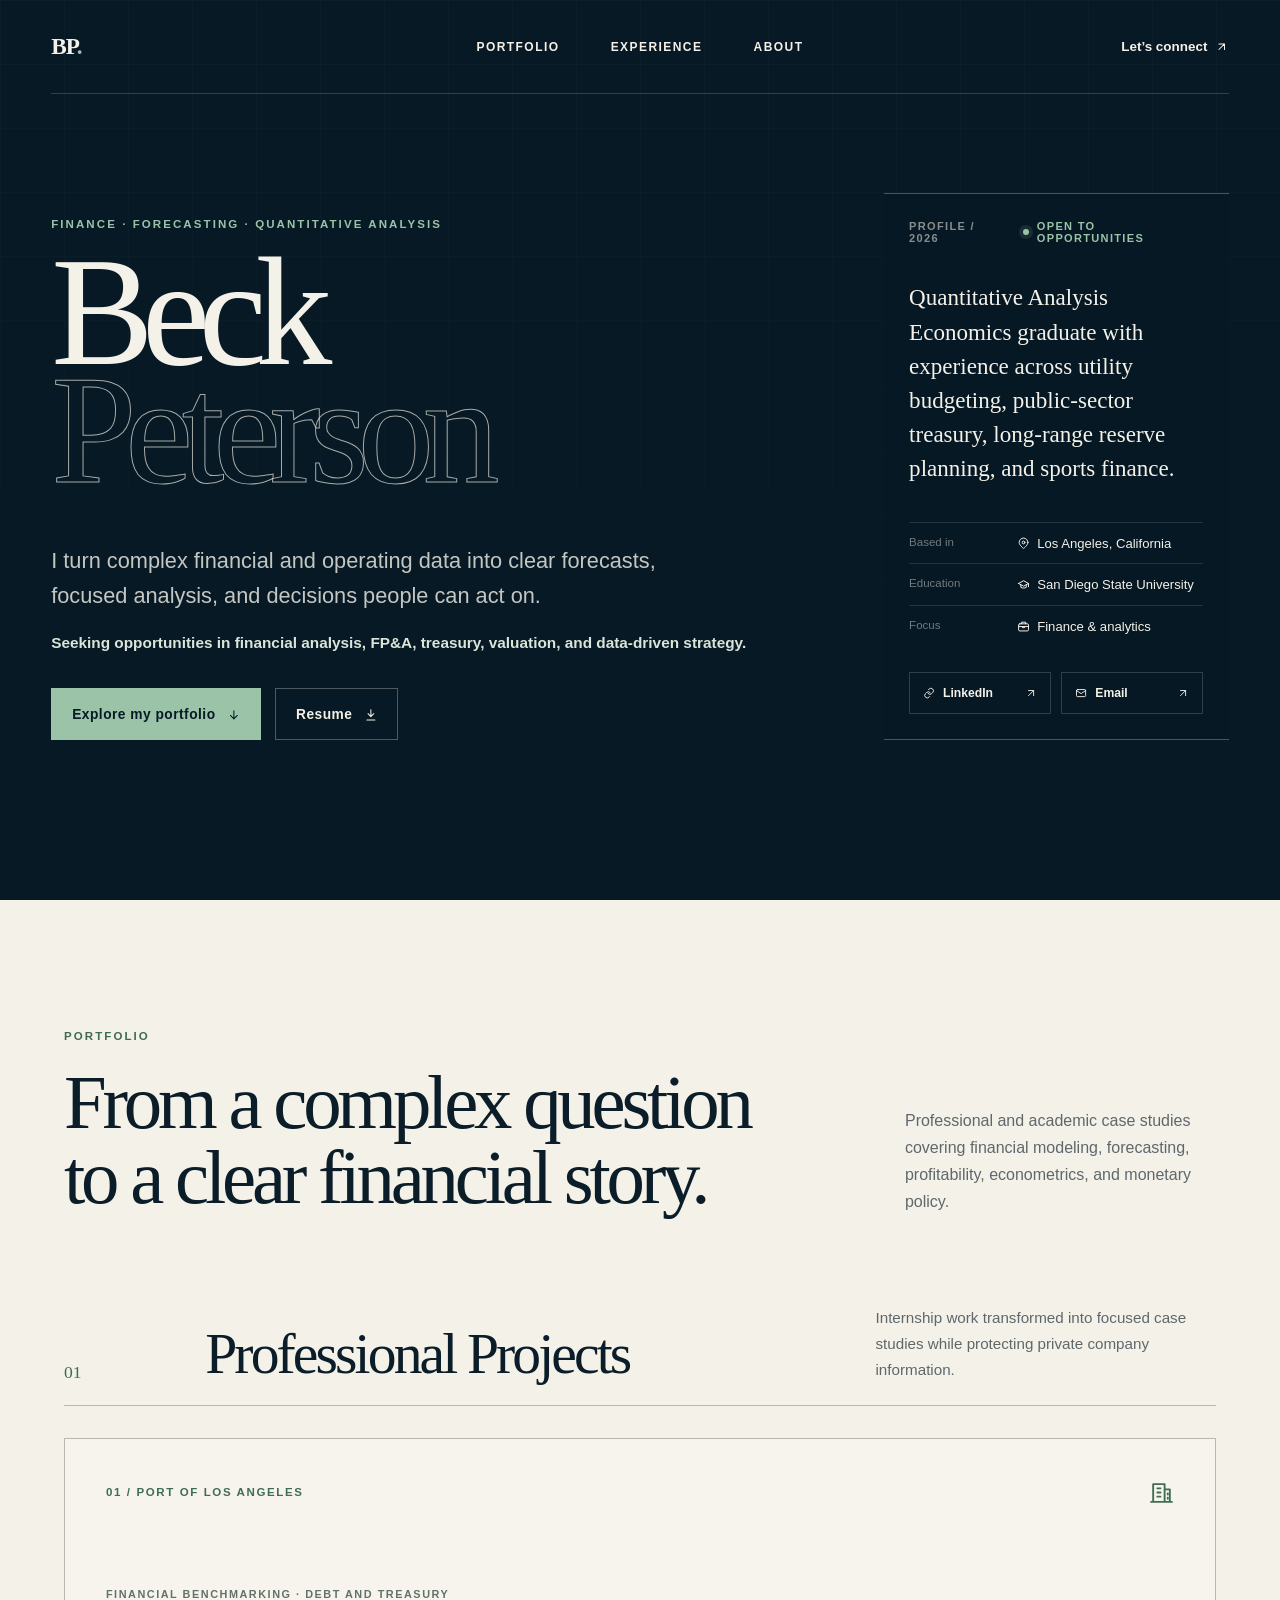
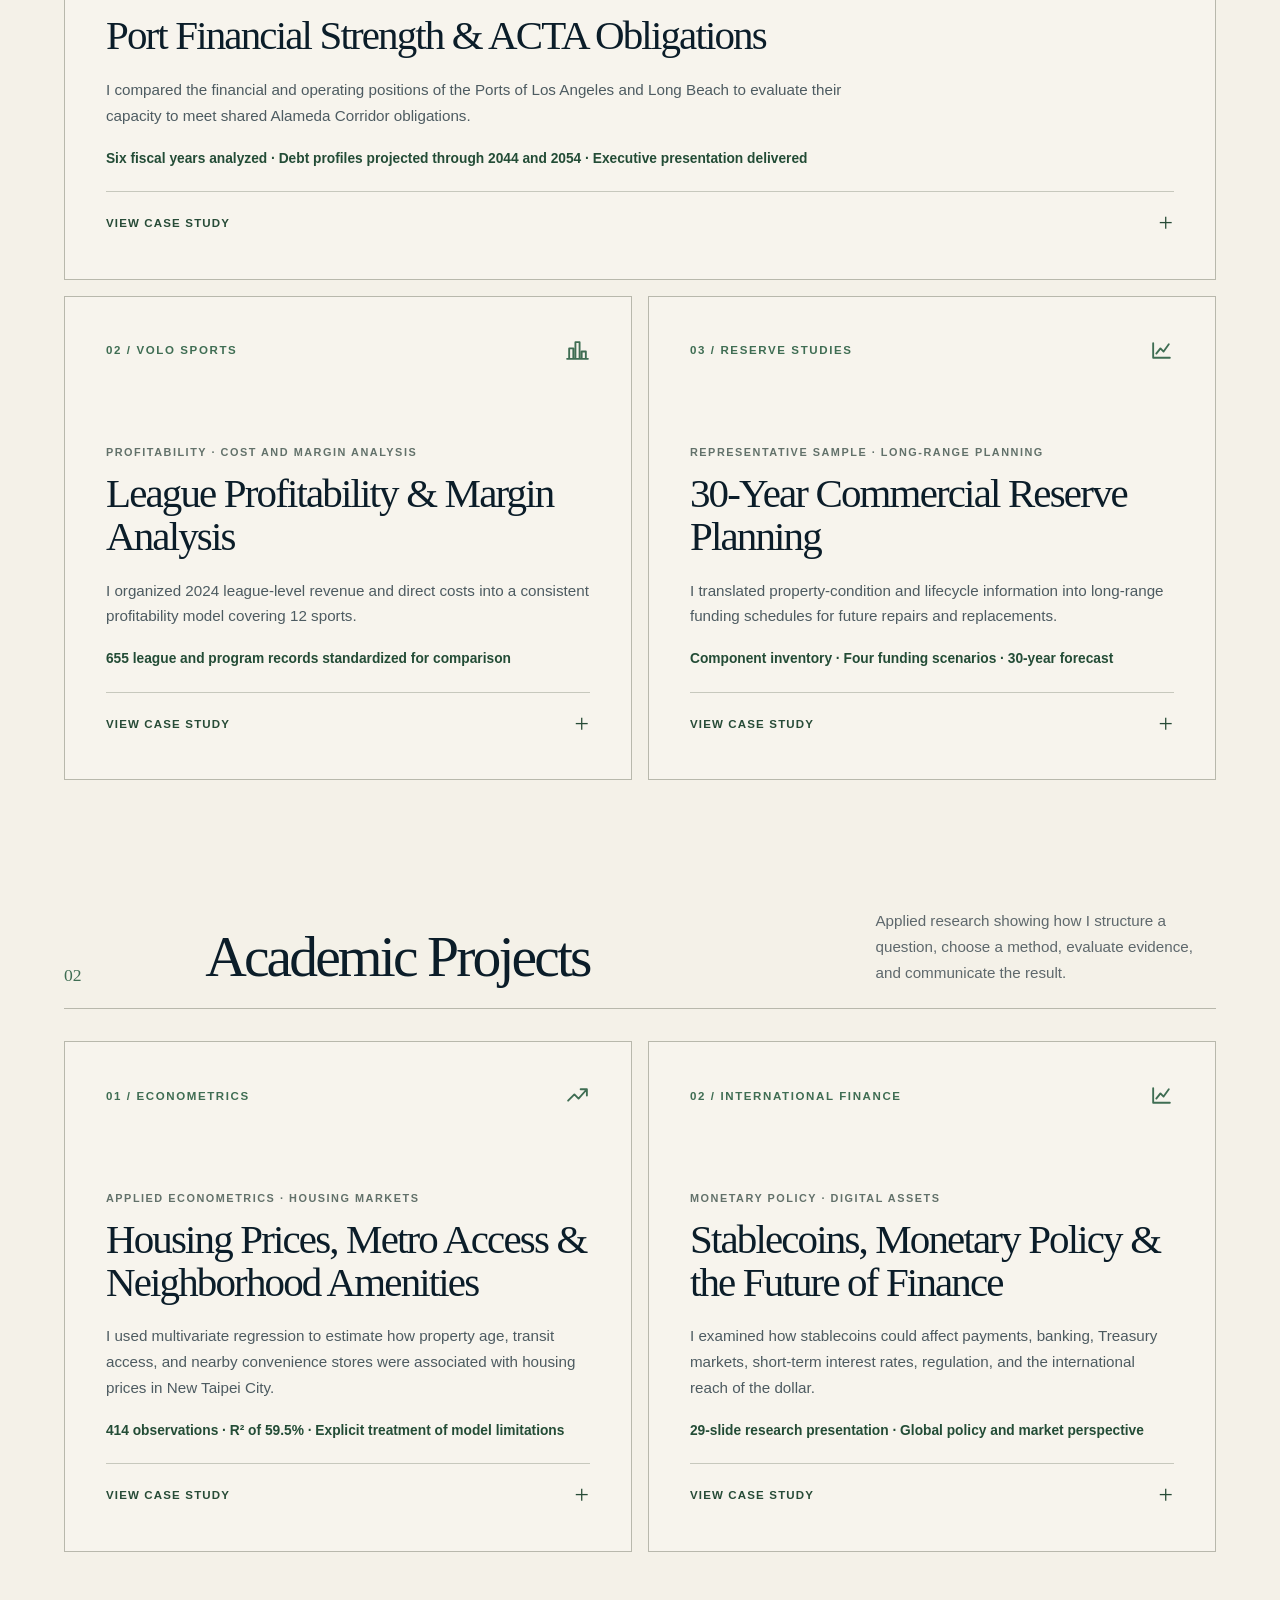
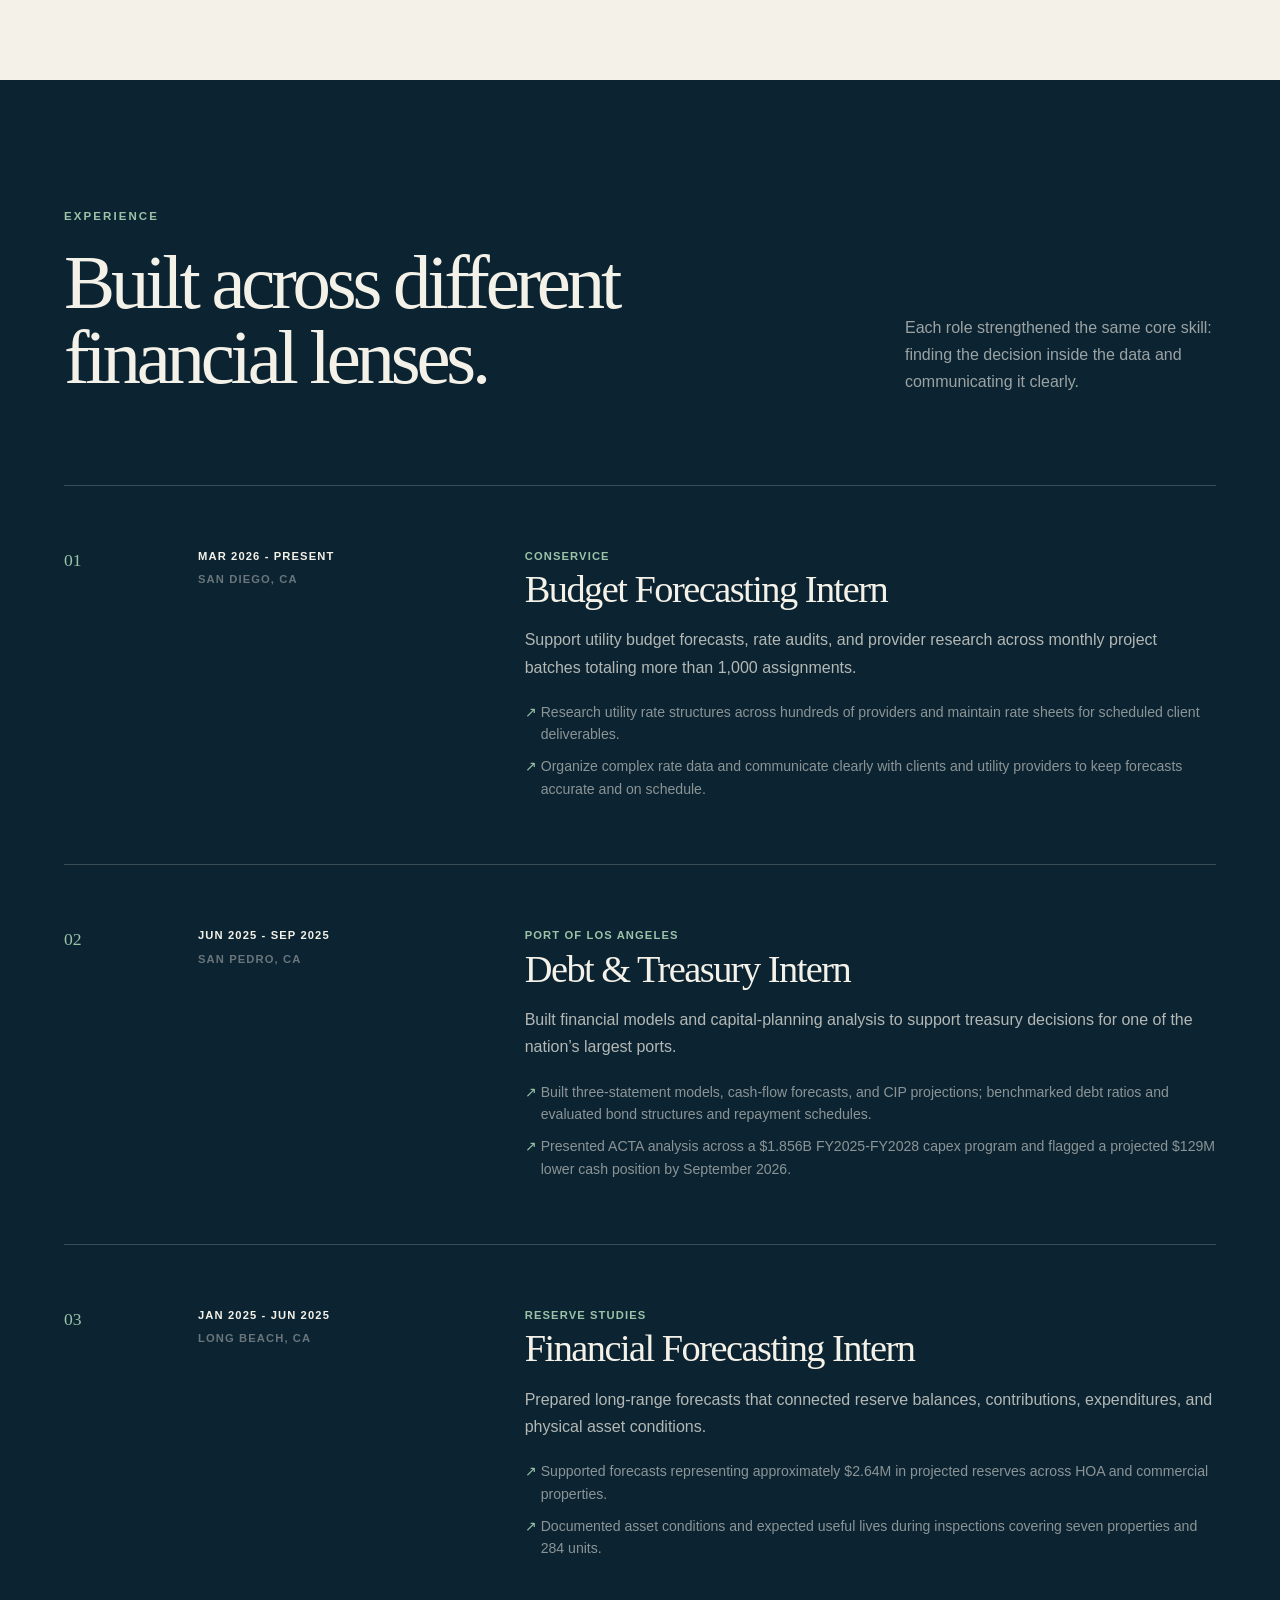
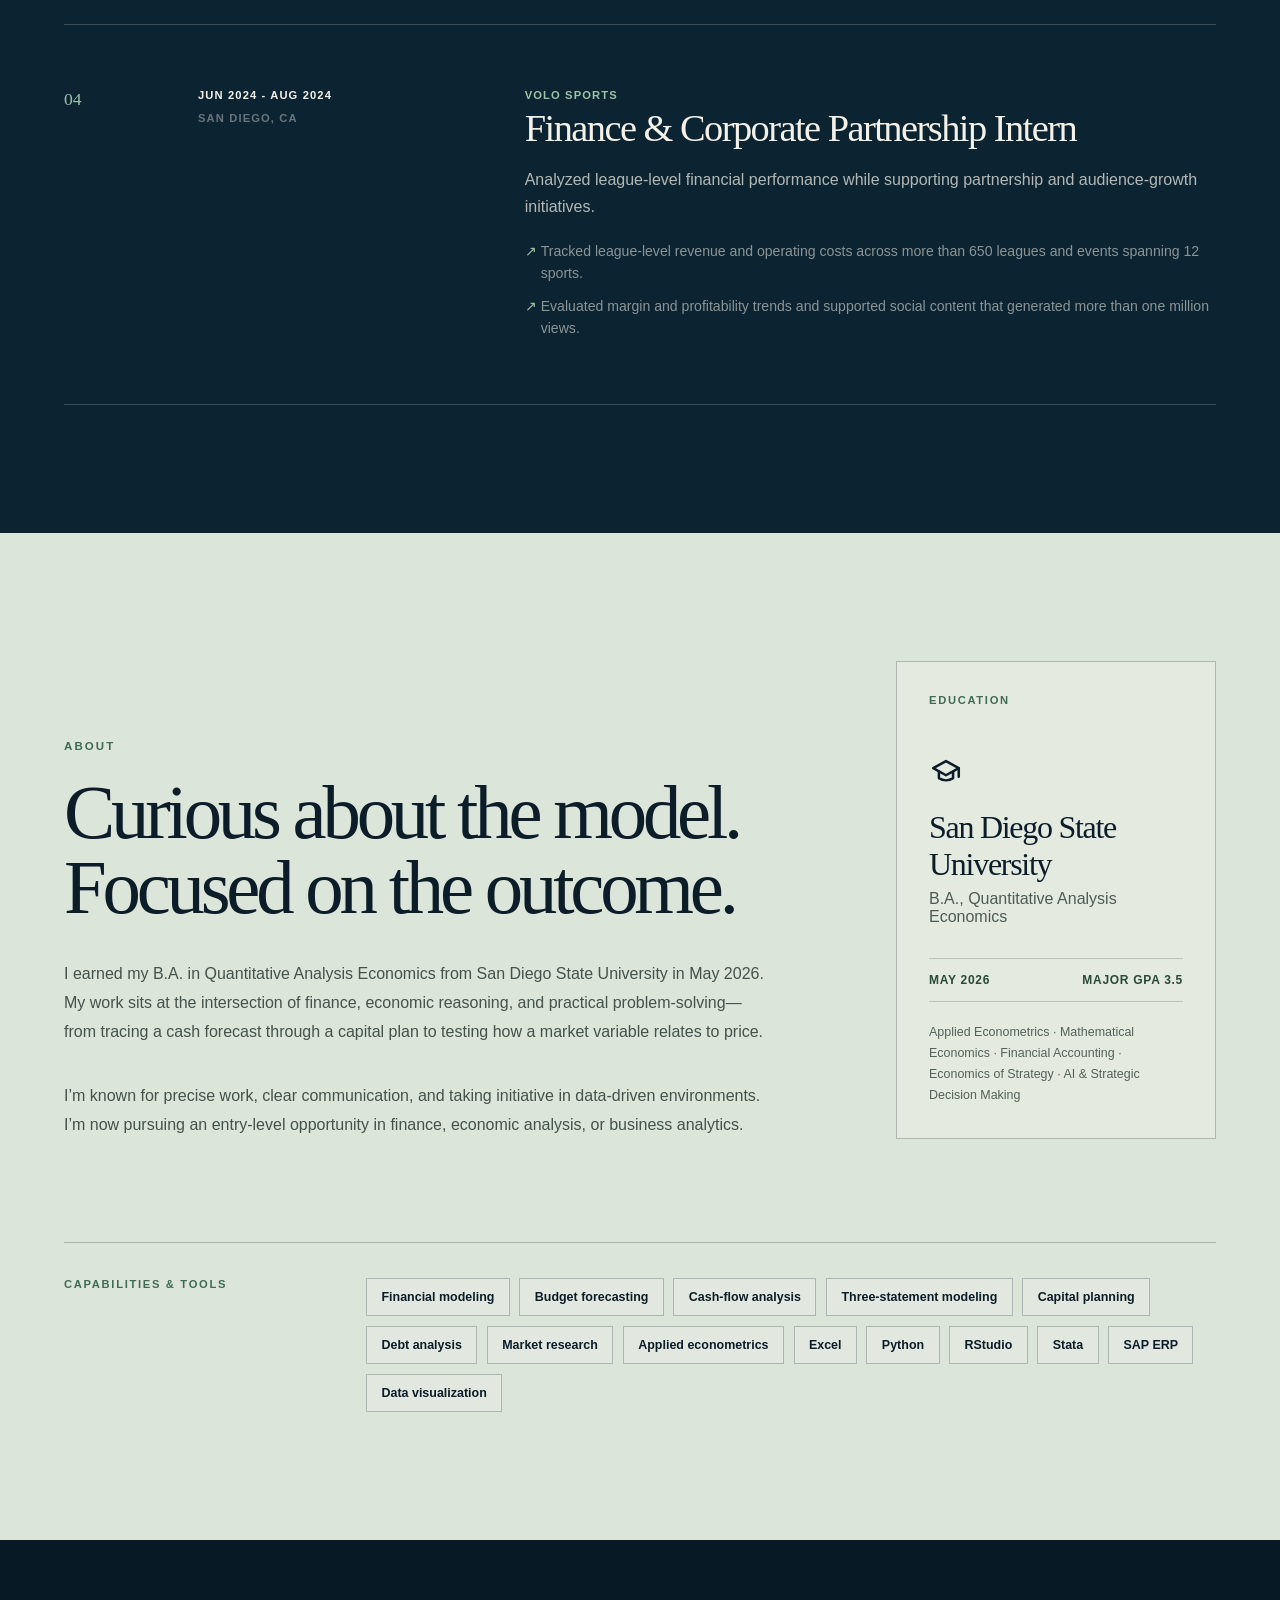
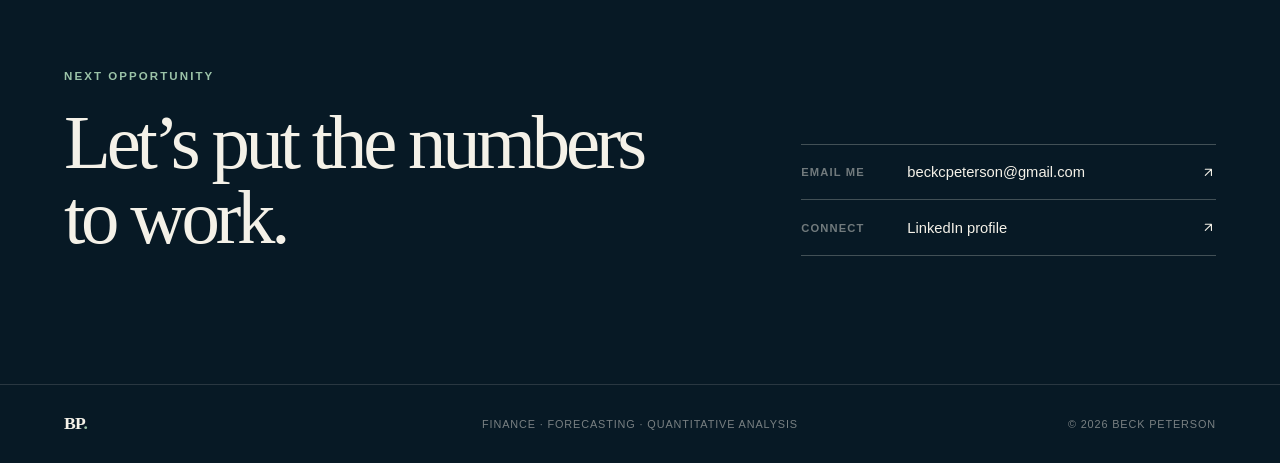
<file: index.html>
<!doctype html>
<html lang="en">
  <head>
    <meta charset="utf-8">
    <meta name="viewport" content="width=device-width, initial-scale=1">
    <title>Beck Peterson | Finance &amp; Quantitative Analysis</title>
    <meta name="description" content="Finance and analytics portfolio of Beck Peterson, featuring professional and academic case studies in forecasting, treasury, financial modeling, econometrics, and monetary policy.">
    <meta name="keywords" content="Beck Peterson, finance analyst, quantitative analysis, financial modeling, budget forecasting, economics">
    <meta name="author" content="Beck Peterson">
    <link rel="canonical" href="https://beckcpeterson.github.io/">
    <link rel="icon" href="favicon.svg" type="image/svg+xml">
    <link rel="stylesheet" href="styles.css">

    <!-- Portfolio case-study styles are kept here so this single file contains the full update. -->
    <style>
      .portfolio-category { max-width: 1440px; margin: 0 auto; }
      .portfolio-category + .portfolio-category { margin-top: clamp(5rem, 10vw, 9rem); }
      .category-heading {
        display: grid; grid-template-columns: 90px minmax(0, 1fr) minmax(280px, .55fr);
        gap: clamp(1.25rem, 4vw, 4rem); align-items: end;
        margin-bottom: 2rem; padding-bottom: 1.4rem; border-bottom: 1px solid #b8b8ac;
      }
      .category-number { color: #3f6d53; font-family: Georgia, "Times New Roman", serif; font-size: 1.1rem; }
      .category-heading h3 {
        margin: 0; font-family: Georgia, "Times New Roman", serif;
        font-size: clamp(2.1rem, 4.5vw, 4.5rem); font-weight: 400; letter-spacing: -.05em; line-height: 1;
      }
      .category-heading p { margin: 0; color: #5e686c; font-size: .95rem; line-height: 1.7; }
      .case-study-grid { display: grid; grid-template-columns: repeat(2, minmax(0, 1fr)); gap: 1rem; }
      .case-study-grid-professional .case-study-card:first-child { grid-column: 1 / -1; }
      .case-study-card { border: 1px solid #b8b8ac; background: rgba(255,255,255,.22); }
      .case-study-card[open] { background: #fbf9f3; }
      .case-study-card summary { list-style: none; cursor: pointer; }
      .case-study-card summary::-webkit-details-marker { display: none; }
      .case-study-card summary:focus-visible { outline: 3px solid #5e8b71; outline-offset: 3px; }
      .case-card { min-height: 390px; display: flex; flex-direction: column; padding: clamp(1.5rem, 3.2vw, 3rem); }
      .case-study-grid-professional .case-study-card:first-child .case-card { min-height: 360px; }
      .case-card-top { display: flex; align-items: center; justify-content: space-between; color: #3f6d53; }
      .case-index { font-size: .72rem; font-weight: 800; letter-spacing: .14em; }
      .case-card-top .icon { font-size: 25px; }
      .case-type {
        margin: clamp(3.2rem, 7vw, 5.2rem) 0 .9rem; color: #62716a;
        font-size: .68rem; font-weight: 800; letter-spacing: .14em; text-transform: uppercase;
      }
      .case-card h4 {
        max-width: 760px; margin: 0; font-family: Georgia, "Times New Roman", serif;
        font-size: clamp(1.8rem, 3.2vw, 3.15rem); font-weight: 400; letter-spacing: -.045em; line-height: 1.04;
      }
      .case-brief { max-width: 770px; margin: 1.25rem 0; color: #4d5b61; font-size: .95rem; line-height: 1.7; }
      .case-result { margin: auto 0 1.35rem; color: #234c36; font-size: .86rem; font-weight: 800; line-height: 1.5; }
      .case-open {
        display: flex; align-items: center; justify-content: space-between; gap: 1rem;
        padding-top: 1rem; border-top: 1px solid #c7c8bd; color: #274b37;
        font-size: .72rem; font-weight: 800; letter-spacing: .1em; text-transform: uppercase;
      }
      .case-open::after { content: "+"; font-family: Georgia, "Times New Roman", serif; font-size: 1.6rem; font-weight: 400; }
      .case-study-card[open] .case-open::after { content: "−"; }
      .case-body { padding: 0 clamp(1.5rem, 3.2vw, 3rem) clamp(1.8rem, 3.2vw, 3rem); }
      .case-body-grid {
        display: grid; grid-template-columns: repeat(2, minmax(0, 1fr));
        gap: 0; border-top: 1px solid #c7c8bd; border-left: 1px solid #c7c8bd;
      }
      .case-section { padding: clamp(1.25rem, 2.4vw, 2rem); border-right: 1px solid #c7c8bd; border-bottom: 1px solid #c7c8bd; }
      .case-section h5 {
        margin: 0 0 .75rem; color: #3e6b52; font-size: .67rem;
        font-weight: 800; letter-spacing: .14em; text-transform: uppercase;
      }
      .case-section p { margin: 0; color: #4d5b61; font-size: .9rem; line-height: 1.72; }
      .case-section ul { display: grid; gap: .55rem; margin: 0; padding: 0; color: #4d5b61; font-size: .88rem; line-height: 1.62; list-style: none; }
      .case-section li { padding-left: 0; }
      .case-tools { margin-top: 1rem; }
      .case-note {
        margin: 1rem 0 0; padding: .9rem 1rem; border-left: 3px solid #5e8b71;
        background: #eef2e9; color: #41534a; font-size: .78rem; line-height: 1.6;
      }
      .document-viewer {
        margin-top: 1rem; overflow: hidden; border: 1px solid #2c444d;
        background: #071925; color: #fff;
      }
      .document-toolbar {
        display: flex; align-items: center; justify-content: space-between; gap: 1rem;
        min-height: 68px; padding: .8rem 1rem; border-bottom: 1px solid #38505a;
      }
      .document-meta { min-width: 0; }
      .document-eyebrow {
        display: block; margin-bottom: .28rem; color: #a9cdb4;
        font-size: .62rem; font-weight: 800; letter-spacing: .14em; text-transform: uppercase;
      }
      .document-title {
        display: block; overflow: hidden; color: #fff; font-size: .88rem;
        font-weight: 800; line-height: 1.3; text-overflow: ellipsis; white-space: nowrap;
      }
      .document-actions { display: flex; align-items: center; gap: .5rem; flex-shrink: 0; }
      .document-page-count { min-width: 84px; color: #d8e1dd; font-size: .72rem; text-align: center; }
      .document-button,
      .document-open {
        min-height: 38px; border: 1px solid #60727a; background: transparent; color: #fff;
        font: inherit; font-size: .7rem; font-weight: 800; letter-spacing: .06em;
      }
      .document-button { min-width: 42px; padding: .45rem .65rem; cursor: pointer; }
      .document-button:hover,
      .document-button:focus-visible,
      .document-open:hover,
      .document-open:focus-visible { border-color: #a9cdb4; background: #17333d; outline: none; }
      .document-button:disabled { cursor: default; opacity: .35; }
      .document-open { display: inline-flex; align-items: center; padding: .45rem .78rem; text-decoration: none; }
      .document-instructions {
        margin: 0; padding: .55rem 1rem; background: #102b34; color: #c7d4d0;
        font-size: .7rem; line-height: 1.5; text-align: center;
      }
      .document-track {
        display: flex; width: 100%; overflow-x: auto; overflow-y: hidden;
        scroll-behavior: smooth; scroll-snap-type: x mandatory; overscroll-behavior-inline: contain;
        scrollbar-color: #8caf96 #142d36; scrollbar-width: thin;
      }
      .document-page {
        position: relative; display: grid; flex: 0 0 100%; min-width: 100%; min-height: 440px;
        box-sizing: border-box; place-items: center; padding: clamp(1rem, 2.5vw, 2rem);
        background: #10252d; scroll-snap-align: center; scroll-snap-stop: always;
      }
      .document-page::before {
        position: absolute; top: 1rem; left: 1rem; color: #8fa39c; content: attr(data-label);
        font-size: .62rem; font-weight: 800; letter-spacing: .1em; text-transform: uppercase;
      }
      .document-page canvas { display: block; max-width: 100%; box-shadow: 0 18px 42px rgba(0,0,0,.35); }
      .document-page-status { color: #b8c7c2; font-size: .76rem; }
      .document-error { padding: 3rem 1rem; color: #fff; text-align: center; }
      .document-error a { color: #b8d7bf; }
      @media (max-width: 900px) {
        .category-heading { grid-template-columns: 60px 1fr; }
        .category-heading p { grid-column: 2; }
        .case-study-grid { grid-template-columns: 1fr; }
        .case-study-grid-professional .case-study-card:first-child { grid-column: auto; }
      }
      @media (max-width: 640px) {
        .category-heading { grid-template-columns: 38px 1fr; }
        .case-card { min-height: auto; }
        .case-body-grid { grid-template-columns: 1fr; }
        .document-toolbar { align-items: flex-start; flex-direction: column; }
        .document-actions { width: 100%; flex-wrap: wrap; }
        .document-page-count { min-width: 68px; }
        .document-open { margin-left: auto; }
        .document-page { min-height: 330px; }
      }
    </style>

    <meta property="og:type" content="website">
    <meta property="og:url" content="https://beckcpeterson.github.io/">
    <meta property="og:title" content="Beck Peterson | Finance &amp; Quantitative Analysis">
    <meta property="og:description" content="Selected work in forecasting, treasury, financial modeling, and applied econometrics.">
    <meta property="og:image" content="https://beckcpeterson.github.io/og.png">
    <meta name="twitter:card" content="summary_large_image">
    <meta name="twitter:title" content="Beck Peterson | Finance &amp; Quantitative Analysis">
    <meta name="twitter:description" content="Selected work in forecasting, treasury, financial modeling, and applied econometrics.">
    <meta name="twitter:image" content="https://beckcpeterson.github.io/og.png">
  </head>

  <body>
    <!-- Reusable icons. You do not need to edit this section. -->
    <svg class="svg-sprite" aria-hidden="true">
      <symbol id="icon-arrow-up-right" viewBox="0 0 24 24"><path d="M7 17 17 7M7 7h10v10"/></symbol>
      <symbol id="icon-arrow-down" viewBox="0 0 24 24"><path d="M12 5v14m-6-6 6 6 6-6"/></symbol>
      <symbol id="icon-download" viewBox="0 0 24 24"><path d="M12 3v12m-5-5 5 5 5-5M5 21h14"/></symbol>
      <symbol id="icon-location" viewBox="0 0 24 24"><path d="M20 10c0 5-8 11-8 11S4 15 4 10a8 8 0 1 1 16 0Z"/><circle cx="12" cy="10" r="2.5"/></symbol>
      <symbol id="icon-education" viewBox="0 0 24 24"><path d="m3 10 9-5 9 5-9 5-9-5Z"/><path d="M7 12.5V17c3 2 7 2 10 0v-4.5M21 10v6"/></symbol>
      <symbol id="icon-briefcase" viewBox="0 0 24 24"><rect x="3" y="7" width="18" height="13" rx="2"/><path d="M8 7V4h8v3M3 12h18M10 12v2h4v-2"/></symbol>
      <symbol id="icon-link" viewBox="0 0 24 24"><path d="M10 13a5 5 0 0 0 7.1.1l2-2a5 5 0 0 0-7.1-7.1l-1.1 1.1"/><path d="M14 11a5 5 0 0 0-7.1-.1l-2 2A5 5 0 0 0 12 20l1.1-1.1"/></symbol>
      <symbol id="icon-mail" viewBox="0 0 24 24"><rect x="3" y="5" width="18" height="14" rx="2"/><path d="m3 7 9 6 9-6"/></symbol>
      <symbol id="icon-building" viewBox="0 0 24 24"><path d="M4 21V4h11v17M15 9h5v12M8 8h3M8 12h3M8 16h3M18 13v1M18 17v1M2 21h20"/></symbol>
      <symbol id="icon-line-chart" viewBox="0 0 24 24"><path d="M4 19V5M4 19h16M7 15l4-5 3 3 5-7"/></symbol>
      <symbol id="icon-bar-chart" viewBox="0 0 24 24"><path d="M4 20V10h4v10M10 20V4h4v16M16 20v-7h4v7M2 20h20"/></symbol>
      <symbol id="icon-trending" viewBox="0 0 24 24"><path d="m3 17 6-6 4 4 8-9M15 6h6v6"/></symbol>
    </svg>

    <main id="main-content" class="overflow-hidden">
      <a class="skip-link" href="#selected-work">Skip to portfolio</a>

      <!-- HERO: Edit your main headline and introduction here. -->
      <section class="hero-shell">
        <div class="hero-grid" aria-hidden="true"></div>

        <nav class="site-nav" aria-label="Primary navigation">
          <a class="wordmark" href="#main-content" aria-label="Beck Peterson, home">BP<span>.</span></a>
          <div class="nav-links">
            <a href="#selected-work">Portfolio</a>
            <a href="#experience">Experience</a>
            <a href="#about">About</a>
          </div>
          <a class="nav-contact" href="mailto:beckcpeterson@gmail.com">
            Let&rsquo;s connect
            <svg class="icon" aria-hidden="true"><use href="#icon-arrow-up-right"/></svg>
          </a>
        </nav>

        <div class="hero-content">
          <div class="hero-copy">
            <p class="eyebrow">Finance &middot; Forecasting &middot; Quantitative Analysis</p>
            <h1>Beck<br><span>Peterson</span></h1>
            <p class="hero-intro">
              I turn complex financial and operating data into clear forecasts,
              focused analysis, and decisions people can act on.
            </p>
            <p style="max-width:720px;margin:1.1rem 0 0;color:var(--sage);font-size:clamp(.92rem,1.2vw,1.05rem);font-weight:700;line-height:1.55">
              Seeking opportunities in financial analysis, FP&amp;A, treasury,
              valuation, and data-driven strategy.
            </p>
            <div class="hero-actions">
              <a class="button button-primary" href="#selected-work">
                Explore my portfolio
                <svg class="icon" aria-hidden="true"><use href="#icon-arrow-down"/></svg>
              </a>
              <a class="button button-secondary" href="Beck-Peterson-Resume.pdf" download>
                Resume
                <svg class="icon" aria-hidden="true"><use href="#icon-download"/></svg>
              </a>
            </div>
          </div>

          <aside class="hero-brief" aria-label="Professional profile">
            <div class="brief-topline">
              <span>Profile / 2026</span>
              <span class="availability"><i></i> Open to opportunities</span>
            </div>
            <p>
              Quantitative Analysis Economics graduate with experience across
              utility budgeting, public-sector treasury, long-range reserve
              planning, and sports finance.
            </p>
            <dl class="brief-details">
              <div>
                <dt>Based in</dt>
                <dd><svg class="icon" aria-hidden="true"><use href="#icon-location"/></svg> Los Angeles, California</dd>
              </div>
              <div>
                <dt>Education</dt>
                <dd><svg class="icon" aria-hidden="true"><use href="#icon-education"/></svg> San Diego State University</dd>
              </div>
              <div>
                <dt>Focus</dt>
                <dd><svg class="icon" aria-hidden="true"><use href="#icon-briefcase"/></svg> Finance &amp; analytics</dd>
              </div>
            </dl>
            <div class="brief-socials">
              <a href="https://www.linkedin.com/in/beck-c-peterson" target="_blank" rel="noreferrer">
                <svg class="icon" aria-hidden="true"><use href="#icon-link"/></svg> LinkedIn
                <svg class="icon" aria-hidden="true"><use href="#icon-arrow-up-right"/></svg>
              </a>
              <a href="mailto:beckcpeterson@gmail.com">
                <svg class="icon" aria-hidden="true"><use href="#icon-mail"/></svg> Email
                <svg class="icon" aria-hidden="true"><use href="#icon-arrow-up-right"/></svg>
              </a>
            </div>
          </aside>
        </div>

      </section>

      <!-- PORTFOLIO: Open a case study below to edit its detailed content. -->
      <section id="selected-work" class="section section-light">
        <div class="section-heading">
          <div>
            <p class="eyebrow eyebrow-dark">Portfolio</p>
            <h2>From a complex question to a clear financial story.</h2>
          </div>
          <p>
            Professional and academic case studies covering financial modeling,
            forecasting, profitability, econometrics, and monetary policy.
          </p>
        </div>

        <div class="portfolio-category">
          <div class="category-heading">
            <span class="category-number">01</span>
            <h3>Professional Projects</h3>
            <p>Internship work transformed into focused case studies while protecting private company information.</p>
          </div>

          <div class="case-study-grid case-study-grid-professional">
            <details class="case-study-card">
              <summary>
                <div class="case-card">
                  <div class="case-card-top"><span class="case-index">01 / PORT OF LOS ANGELES</span><svg class="icon" aria-hidden="true"><use href="#icon-building"/></svg></div>
                  <p class="case-type">Financial benchmarking &middot; Debt and treasury</p>
                  <h4>Port Financial Strength &amp; ACTA Obligations</h4>
                  <p class="case-brief">I compared the financial and operating positions of the Ports of Los Angeles and Long Beach to evaluate their capacity to meet shared Alameda Corridor obligations.</p>
                  <p class="case-result">Six fiscal years analyzed &middot; Debt profiles projected through 2044 and 2054 &middot; Executive presentation delivered</p>
                  <span class="case-open">View case study</span>
                </div>
              </summary>
              <div class="case-body">
                <div class="case-body-grid">
                  <div class="case-section">
                    <h5>The question</h5>
                    <p>How did the two ports compare financially and operationally, and which was better positioned to absorb potential shortfall payments tied to the Alameda Corridor Transportation Authority?</p>
                  </div>
                  <div class="case-section">
                    <h5>My contribution</h5>
                    <ul>
                      <li>Updated three income-statement models, ratio analysis, minimum annual guarantees, and debt-service summaries.</li>
                      <li>Reviewed senior bond official statements and created cash-flow forecasts and capital-improvement projections.</li>
                      <li>Connected port operations, liquidity, capital spending, debt schedules, and ACTA obligations in one comparative analysis.</li>
                    </ul>
                  </div>
                  <div class="case-section">
                    <h5>Analysis &amp; finding</h5>
                    <p>I compared cargo volumes, revenue growth, operating margins, debt-service coverage, days cash on hand, capital plans, and future debt requirements. The analysis indicated that Los Angeles was better positioned to absorb shared ACTA obligations because of its stronger coverage, liquidity, and shorter debt schedule.</p>
                  </div>
                  <div class="case-section">
                    <h5>Deliverable &amp; value</h5>
                    <p>I converted the work into a 16-slide executive presentation and presented it to leaders across Finance, Accounting, and Debt &amp; Treasury, including the CFO and other senior personnel.</p>
                    <ul class="tag-list case-tools" aria-label="Port project skills">
                      <li>Excel</li><li>Financial modeling</li><li>Forecasting</li><li>Debt analysis</li><li>PowerPoint</li>
                    </ul>
                  </div>
                </div>
                <div class="document-viewer" data-pdf="Port-of-Los-Angeles-Benchmarking.pdf" data-title="Port of Los Angeles Benchmarking Presentation">
                  <div class="document-toolbar">
                    <div class="document-meta"><span class="document-eyebrow">Full presentation</span><span class="document-title">Port of Los Angeles Benchmarking</span></div>
                    <div class="document-actions">
                      <button class="document-button document-previous" type="button" aria-label="Previous slide">&#8592;</button>
                      <span class="document-page-count" aria-live="polite">Loading...</span>
                      <button class="document-button document-next" type="button" aria-label="Next slide">&#8594;</button>
                      <a class="document-open" href="Port-of-Los-Angeles-Benchmarking.pdf" target="_blank" rel="noreferrer">Open full PDF</a>
                    </div>
                  </div>
                  <p class="document-instructions">Use the arrows, swipe, or scroll sideways to move through all 16 slides.</p>
                  <div class="document-track" tabindex="0" aria-label="Port of Los Angeles presentation slides"></div>
                  <noscript><p class="document-error"><a href="Port-of-Los-Angeles-Benchmarking.pdf">Open the full presentation</a></p></noscript>
                </div>
              </div>
            </details>

            <details class="case-study-card">
              <summary>
                <div class="case-card">
                  <div class="case-card-top"><span class="case-index">02 / VOLO SPORTS</span><svg class="icon" aria-hidden="true"><use href="#icon-bar-chart"/></svg></div>
                  <p class="case-type">Profitability &middot; Cost and margin analysis</p>
                  <h4>League Profitability &amp; Margin Analysis</h4>
                  <p class="case-brief">I organized 2024 league-level revenue and direct costs into a consistent profitability model covering 12 sports.</p>
                  <p class="case-result">655 league and program records standardized for comparison</p>
                  <span class="case-open">View case study</span>
                </div>
              </summary>
              <div class="case-body">
                <div class="case-body-grid">
                  <div class="case-section">
                    <h5>The question</h5>
                    <p>How could league-level revenue and operating costs be structured consistently so managers could compare margins and identify underperforming programs?</p>
                  </div>
                  <div class="case-section">
                    <h5>My contribution</h5>
                    <ul>
                      <li>Organized records by sport and accounting code.</li>
                      <li>Consolidated revenue with staffing, permits, apparel, prizes, and equipment costs.</li>
                      <li>Used repeatable Excel formulas to calculate profit and margin for each entry and sport total.</li>
                    </ul>
                  </div>
                  <div class="case-section">
                    <h5>Analysis &amp; value</h5>
                    <p>The model made profitability differences visible across leagues and sports and created a consistent basis for identifying low-margin programs and the operating costs affecting performance.</p>
                  </div>
                  <div class="case-section">
                    <h5>Public presentation</h5>
                    <p>This case study explains the analytical structure and business value without publishing proprietary financial totals, accounting codes, internal links, or access information.</p>
                    <ul class="tag-list case-tools" aria-label="Volo project skills">
                      <li>Excel</li><li>Margin analysis</li><li>Cost allocation</li><li>Data organization</li>
                    </ul>
                  </div>
                </div>
                <div class="document-viewer" data-pdf="Volo-Margin-Analysis-Public.pdf" data-title="Volo Sports Margin Analysis - Public Portfolio Edition">
                  <div class="document-toolbar">
                    <div class="document-meta"><span class="document-eyebrow">Full public case study</span><span class="document-title">Volo Sports Margin Analysis</span></div>
                    <div class="document-actions">
                      <button class="document-button document-previous" type="button" aria-label="Previous page">&#8592;</button>
                      <span class="document-page-count" aria-live="polite">Loading...</span>
                      <button class="document-button document-next" type="button" aria-label="Next page">&#8594;</button>
                      <a class="document-open" href="Volo-Margin-Analysis-Public.pdf" target="_blank" rel="noreferrer">Open full PDF</a>
                    </div>
                  </div>
                  <p class="document-instructions">Use the arrows, swipe, or scroll sideways to view the method and all 12 sport profiles.</p>
                  <div class="document-track" tabindex="0" aria-label="Volo Sports public case study pages"></div>
                  <noscript><p class="document-error"><a href="Volo-Margin-Analysis-Public.pdf">Open the full case study</a></p></noscript>
                </div>
              </div>
            </details>

            <details class="case-study-card">
              <summary>
                <div class="case-card">
                  <div class="case-card-top"><span class="case-index">03 / RESERVE STUDIES</span><svg class="icon" aria-hidden="true"><use href="#icon-line-chart"/></svg></div>
                  <p class="case-type">Representative sample &middot; Long-range planning</p>
                  <h4>30-Year Commercial Reserve Planning</h4>
                  <p class="case-brief">I translated property-condition and lifecycle information into long-range funding schedules for future repairs and replacements.</p>
                  <p class="case-result">Component inventory &middot; Four funding scenarios &middot; 30-year forecast</p>
                  <span class="case-open">View case study</span>
                </div>
              </summary>
              <div class="case-body">
                <div class="case-body-grid">
                  <div class="case-section">
                    <h5>The question</h5>
                    <p>How much should a commercial association reserve today to fund major future replacements while reducing the risk of unexpected special assessments?</p>
                  </div>
                  <div class="case-section">
                    <h5>My process</h5>
                    <ul>
                      <li>Documented major property components and their condition.</li>
                      <li>Estimated useful life, remaining life, and replacement costs.</li>
                      <li>Organized projected expenditures and compared four long-range funding approaches.</li>
                    </ul>
                  </div>
                  <div class="case-section">
                    <h5>Sample finding</h5>
                    <p>In the representative sample, the analysis identified an $80,241 difference between actual and ideal reserves. The recommended plan increased monthly reserve contributions from $1,880 to approximately $2,641 and covered projected expenses without a special assessment.</p>
                  </div>
                  <div class="case-section">
                    <h5>Deliverable &amp; value</h5>
                    <p>The completed report connected physical asset conditions to an actionable financial plan, providing advance warning of major expenditures and a more realistic contribution schedule.</p>
                    <ul class="tag-list case-tools" aria-label="Reserve planning skills">
                      <li>Forecasting</li><li>Lifecycle analysis</li><li>Cost planning</li><li>Technical reporting</li>
                    </ul>
                  </div>
                </div>
                <p class="case-note"><strong>Representative sample:</strong> Figures are from a sample commercial association and do not identify a private client.</p>
                <div class="document-viewer" data-pdf="Commercial-Reserve-Study-Sample.pdf" data-title="Commercial Reserve Study - Representative Sample">
                  <div class="document-toolbar">
                    <div class="document-meta"><span class="document-eyebrow">Full representative report</span><span class="document-title">Commercial Reserve Study Sample</span></div>
                    <div class="document-actions">
                      <button class="document-button document-previous" type="button" aria-label="Previous page">&#8592;</button>
                      <span class="document-page-count" aria-live="polite">Loading...</span>
                      <button class="document-button document-next" type="button" aria-label="Next page">&#8594;</button>
                      <a class="document-open" href="Commercial-Reserve-Study-Sample.pdf" target="_blank" rel="noreferrer">Open full PDF</a>
                    </div>
                  </div>
                  <p class="document-instructions">Use the arrows, swipe, or scroll sideways to move through all 52 pages.</p>
                  <div class="document-track" tabindex="0" aria-label="Commercial reserve study sample pages"></div>
                  <noscript><p class="document-error"><a href="Commercial-Reserve-Study-Sample.pdf">Open the full report</a></p></noscript>
                </div>
              </div>
            </details>
          </div>
        </div>

        <div class="portfolio-category">
          <div class="category-heading">
            <span class="category-number">02</span>
            <h3>Academic Projects</h3>
            <p>Applied research showing how I structure a question, choose a method, evaluate evidence, and communicate the result.</p>
          </div>

          <div class="case-study-grid">
            <details class="case-study-card">
              <summary>
                <div class="case-card">
                  <div class="case-card-top"><span class="case-index">01 / ECONOMETRICS</span><svg class="icon" aria-hidden="true"><use href="#icon-trending"/></svg></div>
                  <p class="case-type">Applied econometrics &middot; Housing markets</p>
                  <h4>Housing Prices, Metro Access &amp; Neighborhood Amenities</h4>
                  <p class="case-brief">I used multivariate regression to estimate how property age, transit access, and nearby convenience stores were associated with housing prices in New Taipei City.</p>
                  <p class="case-result">414 observations &middot; R&sup2; of 59.5% &middot; Explicit treatment of model limitations</p>
                  <span class="case-open">View case study</span>
                </div>
              </summary>
              <div class="case-body">
                <div class="case-body-grid">
                  <div class="case-section">
                    <h5>The question</h5>
                    <p>How were unit-area housing prices related to house age, distance from the nearest metro station, and the number of nearby convenience stores?</p>
                  </div>
                  <div class="case-section">
                    <h5>My approach</h5>
                    <ul>
                      <li>Analyzed 414 housing transactions from 2012 and 2013 in R.</li>
                      <li>Log-transformed metro distance to improve linearity.</li>
                      <li>Added a quadratic age term after identifying a nonlinear relationship.</li>
                      <li>Tested and rejected a more complex categorical treatment of convenience stores when it did not improve fit.</li>
                    </ul>
                  </div>
                  <div class="case-section">
                    <h5>Findings</h5>
                    <p>The final OLS model explained approximately 59.5% of price variation. One additional nearby store was associated with an approximately 0.77-unit increase in price, while a 1% increase in metro distance was associated with an approximately 0.067-unit decrease.</p>
                  </div>
                  <div class="case-section">
                    <h5>Interpretation</h5>
                    <p>I treated the findings as associations rather than causal effects and discussed omitted variables including property size, renovation status, building quality, school quality, safety, and exact location.</p>
                    <ul class="tag-list case-tools" aria-label="Housing project skills">
                      <li>R</li><li>OLS regression</li><li>Feature transformation</li><li>Data visualization</li>
                    </ul>
                  </div>
                </div>
                <div class="document-viewer" data-pdf="Housing-Prices-Metro-Access.pdf" data-title="Housing Prices, Metro Access and Neighborhood Amenities">
                  <div class="document-toolbar">
                    <div class="document-meta"><span class="document-eyebrow">Full research paper</span><span class="document-title">Housing Prices, Metro Access &amp; Neighborhood Amenities</span></div>
                    <div class="document-actions">
                      <button class="document-button document-previous" type="button" aria-label="Previous page">&#8592;</button>
                      <span class="document-page-count" aria-live="polite">Loading...</span>
                      <button class="document-button document-next" type="button" aria-label="Next page">&#8594;</button>
                      <a class="document-open" href="Housing-Prices-Metro-Access.pdf" target="_blank" rel="noreferrer">Open full PDF</a>
                    </div>
                  </div>
                  <p class="document-instructions">Use the arrows, swipe, or scroll sideways to move through all five pages.</p>
                  <div class="document-track" tabindex="0" aria-label="Housing econometrics paper pages"></div>
                  <noscript><p class="document-error"><a href="Housing-Prices-Metro-Access.pdf">Open the full paper</a></p></noscript>
                </div>
              </div>
            </details>

            <details class="case-study-card">
              <summary>
                <div class="case-card">
                  <div class="case-card-top"><span class="case-index">02 / INTERNATIONAL FINANCE</span><svg class="icon" aria-hidden="true"><use href="#icon-line-chart"/></svg></div>
                  <p class="case-type">Monetary policy &middot; Digital assets</p>
                  <h4>Stablecoins, Monetary Policy &amp; the Future of Finance</h4>
                  <p class="case-brief">I examined how stablecoins could affect payments, banking, Treasury markets, short-term interest rates, regulation, and the international reach of the dollar.</p>
                  <p class="case-result">29-slide research presentation &middot; Global policy and market perspective</p>
                  <span class="case-open">View case study</span>
                </div>
              </summary>
              <div class="case-body">
                <div class="case-body-grid">
                  <div class="case-section">
                    <h5>The question</h5>
                    <p>Could stablecoins become a mainstream financial tool, and how might their growth affect banks, money markets, monetary policy, regulation, and international finance?</p>
                  </div>
                  <div class="case-section">
                    <h5>My research</h5>
                    <ul>
                      <li>Compared fiat-backed, commodity-backed, crypto-collateralized, and algorithmic models.</li>
                      <li>Evaluated payment efficiency, financial access, reserve quality, de-pegging, security, and contagion risks.</li>
                      <li>Compared adoption and regulatory approaches across the United States, Europe, China, and the UAE.</li>
                    </ul>
                  </div>
                  <div class="case-section">
                    <h5>Economic mechanism</h5>
                    <p>I traced how inflows can cause issuers to purchase Treasury bills and how large redemptions can force asset sales. Those transactions can influence short-term yields, liquidity, and funding costs, particularly when redemptions are concentrated among a small number of large participants.</p>
                  </div>
                  <div class="case-section">
                    <h5>Conclusion</h5>
                    <p>I concluded that properly regulated, fully backed stablecoins are more likely to complement traditional banks than replace them. They may improve payment efficiency and extend dollar usage, while reserve transparency, liquidity, redemption rights, and concentration remain key policy concerns.</p>
                    <ul class="tag-list case-tools" aria-label="Stablecoin project skills">
                      <li>Monetary policy</li><li>Financial regulation</li><li>Policy research</li><li>Source synthesis</li><li>PowerPoint</li>
                    </ul>
                  </div>
                </div>
                <div class="document-viewer" data-pdf="Stablecoins-Future-of-Finance.pdf" data-title="Stablecoins and the Future of Finance">
                  <div class="document-toolbar">
                    <div class="document-meta"><span class="document-eyebrow">Full presentation</span><span class="document-title">Stablecoins &amp; the Future of Finance</span></div>
                    <div class="document-actions">
                      <button class="document-button document-previous" type="button" aria-label="Previous slide">&#8592;</button>
                      <span class="document-page-count" aria-live="polite">Loading...</span>
                      <button class="document-button document-next" type="button" aria-label="Next slide">&#8594;</button>
                      <a class="document-open" href="Stablecoins-Future-of-Finance.pdf" target="_blank" rel="noreferrer">Open full PDF</a>
                    </div>
                  </div>
                  <p class="document-instructions">Use the arrows, swipe, or scroll sideways to move through all 29 slides.</p>
                  <div class="document-track" tabindex="0" aria-label="Stablecoins presentation slides"></div>
                  <noscript><p class="document-error"><a href="Stablecoins-Future-of-Finance.pdf">Open the full presentation</a></p></noscript>
                </div>
              </div>
            </details>
          </div>
        </div>
      </section>

      <!-- EXPERIENCE: Copy one timeline-row article to add a new role. -->
      <section id="experience" class="section section-navy">
        <div class="section-heading section-heading-inverse">
          <div>
            <p class="eyebrow">Experience</p>
            <h2>Built across different financial lenses.</h2>
          </div>
          <p>Each role strengthened the same core skill: finding the decision inside the data and communicating it clearly.</p>
        </div>

        <div class="timeline">
          <article class="timeline-row">
            <div class="timeline-index">01</div>
            <div class="timeline-meta"><p>Mar 2026 - Present</p><span>San Diego, CA</span></div>
            <div class="timeline-body">
              <p class="company">Conservice</p>
              <h3>Budget Forecasting Intern</h3>
              <p class="timeline-summary">Support utility budget forecasts, rate audits, and provider research across monthly project batches totaling more than 1,000 assignments.</p>
              <ul>
                <li>Research utility rate structures across hundreds of providers and maintain rate sheets for scheduled client deliverables.</li>
                <li>Organize complex rate data and communicate clearly with clients and utility providers to keep forecasts accurate and on schedule.</li>
              </ul>
            </div>
          </article>

          <article class="timeline-row">
            <div class="timeline-index">02</div>
            <div class="timeline-meta"><p>Jun 2025 - Sep 2025</p><span>San Pedro, CA</span></div>
            <div class="timeline-body">
              <p class="company">Port of Los Angeles</p>
              <h3>Debt &amp; Treasury Intern</h3>
              <p class="timeline-summary">Built financial models and capital-planning analysis to support treasury decisions for one of the nation&rsquo;s largest ports.</p>
              <ul>
                <li>Built three-statement models, cash-flow forecasts, and CIP projections; benchmarked debt ratios and evaluated bond structures and repayment schedules.</li>
                <li>Presented ACTA analysis across a $1.856B FY2025-FY2028 capex program and flagged a projected $129M lower cash position by September 2026.</li>
              </ul>
            </div>
          </article>

          <article class="timeline-row">
            <div class="timeline-index">03</div>
            <div class="timeline-meta"><p>Jan 2025 - Jun 2025</p><span>Long Beach, CA</span></div>
            <div class="timeline-body">
              <p class="company">Reserve Studies</p>
              <h3>Financial Forecasting Intern</h3>
              <p class="timeline-summary">Prepared long-range forecasts that connected reserve balances, contributions, expenditures, and physical asset conditions.</p>
              <ul>
                <li>Supported forecasts representing approximately $2.64M in projected reserves across HOA and commercial properties.</li>
                <li>Documented asset conditions and expected useful lives during inspections covering seven properties and 284 units.</li>
              </ul>
            </div>
          </article>

          <article class="timeline-row">
            <div class="timeline-index">04</div>
            <div class="timeline-meta"><p>Jun 2024 - Aug 2024</p><span>San Diego, CA</span></div>
            <div class="timeline-body">
              <p class="company">Volo Sports</p>
              <h3>Finance &amp; Corporate Partnership Intern</h3>
              <p class="timeline-summary">Analyzed league-level financial performance while supporting partnership and audience-growth initiatives.</p>
              <ul>
                <li>Tracked league-level revenue and operating costs across more than 650 leagues and events spanning 12 sports.</li>
                <li>Evaluated margin and profitability trends and supported social content that generated more than one million views.</li>
              </ul>
            </div>
          </article>
        </div>
      </section>

      <!-- ABOUT: Edit education, goals, and skills here. -->
      <section id="about" class="section section-sage">
        <div class="about-grid">
          <div class="about-statement">
            <p class="eyebrow eyebrow-dark">About</p>
            <h2>Curious about the model. Focused on the outcome.</h2>
            <p>I earned my B.A. in Quantitative Analysis Economics from San Diego State University in May 2026. My work sits at the intersection of finance, economic reasoning, and practical problem-solving&mdash;from tracing a cash forecast through a capital plan to testing how a market variable relates to price.</p>
            <p>I&rsquo;m known for precise work, clear communication, and taking initiative in data-driven environments. I&rsquo;m now pursuing an entry-level opportunity in finance, economic analysis, or business analytics.</p>
          </div>

          <div class="education-card">
            <p class="education-label">Education</p>
            <svg class="icon" style="font-size:34px" aria-hidden="true"><use href="#icon-education"/></svg>
            <h3>San Diego State University</h3>
            <p>B.A., Quantitative Analysis Economics</p>
            <div class="education-details"><span>May 2026</span><span>Major GPA 3.5</span></div>
            <p class="coursework">Applied Econometrics &middot; Mathematical Economics &middot; Financial Accounting &middot; Economics of Strategy &middot; AI &amp; Strategic Decision Making</p>
          </div>
        </div>

        <div class="skills-block">
          <p class="skills-label">Capabilities &amp; tools</p>
          <ul>
            <li>Financial modeling</li><li>Budget forecasting</li><li>Cash-flow analysis</li>
            <li>Three-statement modeling</li><li>Capital planning</li><li>Debt analysis</li>
            <li>Market research</li><li>Applied econometrics</li><li>Excel</li>
            <li>Python</li><li>RStudio</li><li>Stata</li><li>SAP ERP</li><li>Data visualization</li>
          </ul>
        </div>
      </section>

      <!-- CONTACT: Change the email or LinkedIn link here if needed. -->
      <section class="contact-section">
        <div>
          <p class="eyebrow">Next opportunity</p>
          <h2>Let&rsquo;s put the numbers to work.</h2>
        </div>
        <div class="contact-actions">
          <a href="mailto:beckcpeterson@gmail.com">
            <span>Email me</span>
            beckcpeterson@gmail.com
            <svg class="icon" aria-hidden="true"><use href="#icon-arrow-up-right"/></svg>
          </a>
          <a href="https://www.linkedin.com/in/beck-c-peterson" target="_blank" rel="noreferrer">
            <span>Connect</span>
            LinkedIn profile
            <svg class="icon" aria-hidden="true"><use href="#icon-arrow-up-right"/></svg>
          </a>
        </div>
      </section>

      <footer>
        <a class="wordmark" href="#main-content" aria-label="Back to top">BP<span>.</span></a>
        <p>Finance &middot; Forecasting &middot; Quantitative Analysis</p>
        <p>&copy; 2026 Beck Peterson</p>
      </footer>
    </main>

    <script type="module">
      const pdfModuleUrl = "https://cdn.jsdelivr.net/npm/pdfjs-dist@4.10.38/build/pdf.min.mjs";
      const pdfWorkerUrl = "https://cdn.jsdelivr.net/npm/pdfjs-dist@4.10.38/build/pdf.worker.min.mjs";
      const viewers = [...document.querySelectorAll(".document-viewer")];
      let pdfLibraryPromise;

      function loadPdfLibrary() {
        if (!pdfLibraryPromise) {
          pdfLibraryPromise = import(pdfModuleUrl).then((library) => {
            library.GlobalWorkerOptions.workerSrc = pdfWorkerUrl;
            return library;
          });
        }
        return pdfLibraryPromise;
      }

      async function initializeViewer(viewer) {
        if (viewer.dataset.initialized === "true") return;
        viewer.dataset.initialized = "true";

        const track = viewer.querySelector(".document-track");
        const counter = viewer.querySelector(".document-page-count");
        const previous = viewer.querySelector(".document-previous");
        const next = viewer.querySelector(".document-next");
        const pdfUrl = viewer.dataset.pdf;
        let currentPage = 1;

        try {
          const pdfjs = await loadPdfLibrary();
          const pdf = await pdfjs.getDocument({ url: pdfUrl }).promise;
          const pageElements = [];
          const renderTasks = new Map();

          for (let pageNumber = 1; pageNumber <= pdf.numPages; pageNumber += 1) {
            const pageElement = document.createElement("section");
            pageElement.className = "document-page";
            pageElement.dataset.page = String(pageNumber);
            pageElement.dataset.label = `Page ${pageNumber} of ${pdf.numPages}`;
            pageElement.setAttribute("aria-label", `Page ${pageNumber} of ${pdf.numPages}`);
            const status = document.createElement("span");
            status.className = "document-page-status";
            status.textContent = `Page ${pageNumber}`;
            pageElement.append(status);
            track.append(pageElement);
            pageElements.push(pageElement);
          }

          function updateControls(pageNumber) {
            currentPage = Math.max(1, Math.min(pdf.numPages, pageNumber));
            counter.textContent = `Page ${currentPage} / ${pdf.numPages}`;
            previous.disabled = currentPage === 1;
            next.disabled = currentPage === pdf.numPages;
          }

          async function renderPage(pageNumber) {
            if (pageNumber < 1 || pageNumber > pdf.numPages) return;
            const pageElement = pageElements[pageNumber - 1];
            if (pageElement.dataset.rendered === "true") return;
            if (renderTasks.has(pageNumber)) return renderTasks.get(pageNumber);

            const task = (async () => {
              const page = await pdf.getPage(pageNumber);
              const baseViewport = page.getViewport({ scale: 1 });
              const availableWidth = Math.max(260, track.clientWidth - 64);
              const availableHeight = Math.max(280, Math.min(window.innerHeight * .68, 680));
              const cssScale = Math.min(availableWidth / baseViewport.width, availableHeight / baseViewport.height);
              const outputScale = Math.min(window.devicePixelRatio || 1, 2);
              const viewport = page.getViewport({ scale: cssScale * outputScale });
              const canvas = document.createElement("canvas");
              const context = canvas.getContext("2d", { alpha: false });
              canvas.width = Math.floor(viewport.width);
              canvas.height = Math.floor(viewport.height);
              canvas.style.width = `${Math.floor(baseViewport.width * cssScale)}px`;
              canvas.style.height = `${Math.floor(baseViewport.height * cssScale)}px`;
              canvas.setAttribute("role", "img");
              canvas.setAttribute("aria-label", `${viewer.dataset.title}, page ${pageNumber} of ${pdf.numPages}`);
              await page.render({ canvasContext: context, viewport }).promise;
              pageElement.replaceChildren(canvas);
              pageElement.dataset.rendered = "true";
            })();

            renderTasks.set(pageNumber, task);
            try {
              await task;
            } finally {
              renderTasks.delete(pageNumber);
            }
          }

          function goToPage(pageNumber) {
            const target = Math.max(1, Math.min(pdf.numPages, pageNumber));
            track.scrollTo({ left: (target - 1) * track.clientWidth, behavior: "smooth" });
            updateControls(target);
            renderPage(target);
            renderPage(target - 1);
            renderPage(target + 1);
          }

          const observer = new IntersectionObserver((entries) => {
            entries.forEach((entry) => {
              if (entry.isIntersecting) renderPage(Number(entry.target.dataset.page));
            });
          }, { root: track, rootMargin: "0px 100% 0px 100%", threshold: .01 });
          pageElements.forEach((pageElement) => observer.observe(pageElement));

          let scrollFrame;
          track.addEventListener("scroll", () => {
            cancelAnimationFrame(scrollFrame);
            scrollFrame = requestAnimationFrame(() => {
              const pageNumber = Math.round(track.scrollLeft / Math.max(track.clientWidth, 1)) + 1;
              updateControls(pageNumber);
              renderPage(pageNumber);
              renderPage(pageNumber - 1);
              renderPage(pageNumber + 1);
            });
          }, { passive: true });

          previous.addEventListener("click", () => goToPage(currentPage - 1));
          next.addEventListener("click", () => goToPage(currentPage + 1));
          track.addEventListener("keydown", (event) => {
            if (event.key === "ArrowLeft") {
              event.preventDefault();
              goToPage(currentPage - 1);
            }
            if (event.key === "ArrowRight") {
              event.preventDefault();
              goToPage(currentPage + 1);
            }
          });

          updateControls(1);
          renderPage(1);
          renderPage(2);
        } catch (error) {
          counter.textContent = "PDF available";
          previous.disabled = true;
          next.disabled = true;
          track.innerHTML = `<div class="document-error">The inline viewer could not load. <a href="${pdfUrl}" target="_blank" rel="noreferrer">Open the full PDF instead.</a></div>`;
        }
      }

      viewers.forEach((viewer) => {
        const caseStudy = viewer.closest("details");
        if (!caseStudy) return;
        caseStudy.addEventListener("toggle", () => {
          if (caseStudy.open) requestAnimationFrame(() => initializeViewer(viewer));
        });
        if (caseStudy.open) initializeViewer(viewer);
      });
    </script>
  </body>
</html>
</file>
<file: styles.css>
:root {
  --background: #f4f1e8;
  --foreground: #0b1d29;
  --card: #fbf9f3;
  --card-foreground: #0b1d29;
  --popover: #fbf9f3;
  --popover-foreground: #0b1d29;
  --primary: #0b1d29;
  --primary-foreground: #f8f5ec;
  --secondary: #dbe5da;
  --secondary-foreground: #0b1d29;
  --muted: #e9e5da;
  --muted-foreground: #52616a;
  --accent: #91b39c;
  --accent-foreground: #08161f;
  --destructive: #b42318;
  --border: #c9c9bd;
  --input: #c9c9bd;
  --ring: #5e8b71;
  --chart-1: #82a98f;
  --chart-2: #d7bd74;
  --chart-3: #294e61;
  --chart-4: #b36d4c;
  --chart-5: #617f8c;
  --radius: 0.25rem;
  --navy: #071925;
  --navy-soft: #0c2432;
  --ivory: #f4f1e8;
  --sage: #dbe5da;
  --green: #9bc3a8;
  --gold: #d7bd74;
}

@theme inline {
  --color-background: var(--background);
  --color-foreground: var(--foreground);
  --color-card: var(--card);
  --color-card-foreground: var(--card-foreground);
  --color-popover: var(--popover);
  --color-popover-foreground: var(--popover-foreground);
  --color-primary: var(--primary);
  --color-primary-foreground: var(--primary-foreground);
  --color-secondary: var(--secondary);
  --color-secondary-foreground: var(--secondary-foreground);
  --color-muted: var(--muted);
  --color-muted-foreground: var(--muted-foreground);
  --color-accent: var(--accent);
  --color-accent-foreground: var(--accent-foreground);
  --color-destructive: var(--destructive);
  --color-border: var(--border);
  --color-input: var(--input);
  --color-ring: var(--ring);
  --color-chart-1: var(--chart-1);
  --color-chart-2: var(--chart-2);
  --color-chart-3: var(--chart-3);
  --color-chart-4: var(--chart-4);
  --color-chart-5: var(--chart-5);
  --radius-sm: calc(var(--radius) - 2px);
  --radius-md: var(--radius);
  --radius-lg: calc(var(--radius) + 2px);
  --radius-xl: calc(var(--radius) + 6px);
  --font-sans: "Aptos", "Segoe UI", Helvetica, Arial, sans-serif;
  --font-serif: Georgia, "Times New Roman", serif;
}

* { box-sizing: border-box; }
html { scroll-behavior: smooth; background: var(--navy); }
body {
  margin: 0;
  background: var(--background);
  color: var(--foreground);
  font-family: "Aptos", "Segoe UI", Helvetica, Arial, sans-serif;
  -webkit-font-smoothing: antialiased;
}
.overflow-hidden { overflow: hidden; }
.svg-sprite { position: absolute; width: 0; height: 0; overflow: hidden; }
.icon { width: 1em; height: 1em; flex: 0 0 auto; fill: none; stroke: currentColor; stroke-width: 1.8; stroke-linecap: round; stroke-linejoin: round; }
a { color: inherit; text-decoration: none; }
button, a { -webkit-tap-highlight-color: transparent; }

.skip-link {
  position: fixed; left: 1rem; top: -4rem; z-index: 100;
  background: var(--gold); color: var(--navy); padding: .75rem 1rem;
  font-weight: 700; transition: top 160ms ease;
}
.skip-link:focus { top: 1rem; }

.hero-shell {
  position: relative; min-height: 100vh; overflow: hidden;
  background: var(--navy); color: var(--ivory);
  padding: 0 clamp(1.25rem, 4vw, 4.5rem);
}
.hero-grid {
  position: absolute; inset: 0; opacity: .16; pointer-events: none;
  background-image:
    linear-gradient(rgba(155,195,168,.22) 1px, transparent 1px),
    linear-gradient(90deg, rgba(155,195,168,.22) 1px, transparent 1px);
  background-size: 64px 64px;
  mask-image: linear-gradient(to bottom, #000 0%, transparent 80%);
}
.site-nav {
  position: relative; z-index: 2; display: grid;
  grid-template-columns: 1fr auto 1fr; align-items: center;
  min-height: 94px; border-bottom: 1px solid rgba(244,241,232,.18);
}
.wordmark {
  width: fit-content; font-family: Georgia, "Times New Roman", serif;
  font-size: 1.45rem; font-weight: 700; letter-spacing: -.04em;
}
.wordmark span { color: var(--green); }
.nav-links {
  display: flex; gap: clamp(1.5rem,4vw,3.5rem);
  font-size: .75rem; font-weight: 700; letter-spacing: .12em; text-transform: uppercase;
}
.nav-contact {
  justify-self: end; display: inline-flex; align-items: center; gap: .5rem;
  font-size: .84rem; font-weight: 700;
}
.nav-links a, .nav-contact, .brief-socials a, .contact-actions a {
  transition: color 160ms ease, background 160ms ease, border-color 160ms ease;
}
.nav-links a:hover, .nav-links a:focus-visible,
.nav-contact:hover, .nav-contact:focus-visible { color: var(--green); }

.hero-content {
  position: relative; z-index: 1; display: grid;
  grid-template-columns: minmax(0,1.35fr) minmax(320px,.65fr);
  gap: clamp(4rem,9vw,10rem); align-items: end;
  max-width: 1440px; margin: 0 auto;
  padding: clamp(5rem,11vh,9rem) 0 clamp(5rem,10vh,8rem);
}
.eyebrow {
  margin: 0 0 1.3rem; color: var(--green); font-size: .72rem;
  font-weight: 800; letter-spacing: .18em; line-height: 1.4; text-transform: uppercase;
}
.eyebrow-dark { color: #3e6b52; }
.hero-copy h1 {
  margin: 0; font-family: Georgia, "Times New Roman", serif;
  font-size: clamp(5rem,12vw,10.8rem); font-weight: 400;
  letter-spacing: -.075em; line-height: .77;
}
.hero-copy h1 span {
  color: transparent; -webkit-text-stroke: 1px rgba(244,241,232,.68);
}
.hero-intro {
  max-width: 680px; margin: 3.4rem 0 0; color: rgba(244,241,232,.8);
  font-size: clamp(1.1rem,1.7vw,1.5rem); line-height: 1.6;
}
.hero-actions { display: flex; flex-wrap: wrap; gap: .85rem; margin-top: 2.1rem; }
.button {
  display: inline-flex; align-items: center; justify-content: center; gap: .7rem;
  min-height: 52px; padding: .85rem 1.25rem; border: 1px solid transparent;
  font-size: .86rem; font-weight: 800; letter-spacing: .035em;
  transition: transform 160ms ease, background 160ms ease, border-color 160ms ease;
}
.button:hover, .button:focus-visible { transform: translateY(-2px); }
.button-primary { background: var(--green); color: var(--navy); }
.button-primary:hover, .button-primary:focus-visible { background: #b1d1b9; }
.button-secondary { border-color: rgba(244,241,232,.3); color: var(--ivory); }
.button-secondary:hover, .button-secondary:focus-visible {
  border-color: var(--ivory); background: rgba(244,241,232,.06);
}

.hero-brief {
  align-self: end; padding: 1.6rem;
  border-top: 1px solid rgba(244,241,232,.28);
  border-bottom: 1px solid rgba(244,241,232,.28);
  background: rgba(7,25,37,.66); backdrop-filter: blur(10px);
}
.brief-topline {
  display: flex; justify-content: space-between; gap: 1rem;
  color: rgba(244,241,232,.55); font-size: .69rem;
  font-weight: 700; letter-spacing: .12em; text-transform: uppercase;
}
.availability { display: inline-flex; align-items: center; gap: .5rem; color: var(--green); }
.availability i {
  width: 6px; height: 6px; border-radius: 50%; background: var(--green);
  box-shadow: 0 0 0 4px rgba(155,195,168,.12);
}
.hero-brief > p {
  margin: 2.3rem 0; font-family: Georgia, "Times New Roman", serif;
  font-size: clamp(1.15rem,1.8vw,1.45rem); line-height: 1.48;
}
.brief-details { display: grid; gap: 0; margin: 0; }
.brief-details div {
  display: grid; grid-template-columns: 95px 1fr; gap: .8rem;
  padding: .8rem 0; border-top: 1px solid rgba(244,241,232,.13);
}
.brief-details dt { color: rgba(244,241,232,.45); font-size: .72rem; }
.brief-details dd {
  display: flex; align-items: center; gap: .45rem; margin: 0; font-size: .82rem;
}
.brief-socials { display: grid; grid-template-columns: 1fr 1fr; gap: .65rem; margin-top: 1.6rem; }
.brief-socials a {
  display: flex; align-items: center; gap: .5rem; padding: .8rem;
  border: 1px solid rgba(244,241,232,.18); font-size: .76rem; font-weight: 700;
}
.brief-socials a svg:last-child { margin-left: auto; }
.brief-socials a:hover, .brief-socials a:focus-visible {
  border-color: var(--green); color: var(--green);
}

.metric-strip {
  position: relative; z-index: 1; display: grid;
  grid-template-columns: repeat(4,1fr); max-width: 1440px; margin: 0 auto;
  border-top: 1px solid rgba(244,241,232,.18);
}
.metric-strip div {
  display: flex; flex-direction: column; gap: .45rem;
  padding: 1.55rem clamp(1rem,2vw,2rem);
  border-right: 1px solid rgba(244,241,232,.18);
}
.metric-strip div:first-child { padding-left: 0; }
.metric-strip div:last-child { border-right: 0; }
.metric-strip strong {
  color: var(--green); font-family: Georgia, "Times New Roman", serif;
  font-size: clamp(1.6rem,3vw,2.5rem); font-weight: 400; letter-spacing: -.04em;
}
.metric-strip span {
  color: rgba(244,241,232,.57); font-size: .74rem; line-height: 1.4;
  text-transform: uppercase; letter-spacing: .08em;
}

.section { padding: clamp(5rem,10vw,9rem) clamp(1.25rem,5vw,5.5rem); }
.section-light { background: var(--ivory); }
.section-navy { background: var(--navy-soft); color: var(--ivory); }
.section-sage { background: var(--sage); }
.section-heading {
  display: grid; grid-template-columns: minmax(0,1.4fr) minmax(280px,.6fr);
  gap: clamp(2.5rem,9vw,9rem); align-items: end;
  max-width: 1440px; margin: 0 auto clamp(3.5rem,7vw,6.5rem);
}
.section-heading h2, .about-statement h2, .contact-section h2 {
  max-width: 920px; margin: 0; font-family: Georgia, "Times New Roman", serif;
  font-size: clamp(2.8rem,6vw,6.4rem); font-weight: 400;
  letter-spacing: -.055em; line-height: .98;
}
.section-heading > p {
  margin: 0; color: #5e686c; font-size: 1rem; line-height: 1.7;
}
.section-heading-inverse > p { color: rgba(244,241,232,.62); }

.project-grid {
  display: grid; grid-template-columns: repeat(2,minmax(0,1fr));
  max-width: 1440px; margin: 0 auto;
  border-top: 1px solid #b8b8ac; border-left: 1px solid #b8b8ac;
}
.project-card {
  min-height: 460px; padding: clamp(1.6rem,3.5vw,3.25rem);
  border-right: 1px solid #b8b8ac; border-bottom: 1px solid #b8b8ac;
  background: rgba(255,255,255,.2); transition: background 180ms ease;
}
.project-card:hover { background: #fbf9f3; }
.project-card-top {
  display: flex; justify-content: space-between; color: #3f6d53;
  font-size: .76rem; font-weight: 800; letter-spacing: .13em;
}
.project-card-top .icon { font-size: 24px; }
.project-type {
  margin: 4.5rem 0 1rem; color: #62716a; font-size: .7rem;
  font-weight: 800; letter-spacing: .14em; text-transform: uppercase;
}
.project-card h3 {
  max-width: 620px; margin: 0; font-family: Georgia, "Times New Roman", serif;
  font-size: clamp(1.8rem,3.3vw,3rem); font-weight: 400;
  letter-spacing: -.04em; line-height: 1.05;
}
.project-description {
  max-width: 600px; margin: 1.35rem 0; color: #4d5b61;
  font-size: .95rem; line-height: 1.7;
}
.project-result { margin: 0 0 1.8rem; color: #234c36; font-size: .88rem; font-weight: 800; }
.tag-list {
  display: flex; flex-wrap: wrap; gap: .45rem; margin: 0; padding: 0; list-style: none;
}
.tag-list li { padding: .45rem .65rem; border: 1px solid #c7c8bd; color: #556169; font-size: .68rem; }

.timeline {
  max-width: 1440px; margin: 0 auto; border-top: 1px solid rgba(244,241,232,.2);
}
.timeline-row {
  display: grid; grid-template-columns: 70px minmax(180px,.38fr) minmax(0,1fr);
  gap: clamp(1.5rem,5vw,5rem); padding: clamp(2.2rem,5vw,4.2rem) 0;
  border-bottom: 1px solid rgba(244,241,232,.2);
}
.timeline-index {
  color: var(--green); font-family: Georgia, "Times New Roman", serif; font-size: 1.1rem;
}
.timeline-meta p, .timeline-meta span, .company {
  margin: 0; font-size: .7rem; font-weight: 800; letter-spacing: .1em; text-transform: uppercase;
}
.timeline-meta p { color: var(--ivory); }
.timeline-meta span { display: block; margin-top: .7rem; color: rgba(244,241,232,.4); }
.company { color: var(--green); }
.timeline-body h3 {
  margin: .45rem 0 1rem; font-family: Georgia, "Times New Roman", serif;
  font-size: clamp(1.8rem,3vw,3rem); font-weight: 400; letter-spacing: -.04em; line-height: 1.08;
}
.timeline-summary {
  max-width: 820px; margin: 0 0 1.25rem; color: rgba(244,241,232,.72);
  font-size: 1rem; line-height: 1.7;
}
.timeline-body ul {
  display: grid; gap: .6rem; max-width: 900px; margin: 0; padding: 0;
  color: rgba(244,241,232,.55); font-size: .88rem; line-height: 1.6; list-style: none;
}
.timeline-body li { position: relative; padding-left: 1rem; }
.timeline-body li::before { position: absolute; left: 0; content: "↗"; color: var(--green); }

.about-grid {
  display: grid; grid-template-columns: minmax(0,1.4fr) minmax(320px,.6fr);
  gap: clamp(4rem,10vw,11rem); align-items: end; max-width: 1440px; margin: 0 auto;
}
.about-statement > p:not(.eyebrow) {
  max-width: 850px; margin: 2.2rem 0 0; color: #43524b; font-size: 1rem; line-height: 1.8;
}
.education-card {
  padding: 2rem; border: 1px solid rgba(11,29,41,.25); background: rgba(244,241,232,.42);
}
.education-label, .skills-label {
  margin: 0; color: #3e6b52; font-size: .7rem; font-weight: 800;
  letter-spacing: .15em; text-transform: uppercase;
}
.education-label { margin-bottom: 3rem; }
.education-card h3 {
  margin: 1.1rem 0 .45rem; font-family: Georgia, "Times New Roman", serif;
  font-size: 2rem; font-weight: 400; letter-spacing: -.04em;
}
.education-card > p:not(.education-label):not(.coursework) { margin: 0; color: #4d5b55; }
.education-details {
  display: flex; justify-content: space-between; gap: 1rem; margin: 2rem 0 1.25rem;
  padding: .85rem 0; border-top: 1px solid rgba(11,29,41,.18);
  border-bottom: 1px solid rgba(11,29,41,.18); color: #274b37;
  font-size: .75rem; font-weight: 800; letter-spacing: .06em; text-transform: uppercase;
}
.coursework { margin: 0; color: #53615a; font-size: .78rem; line-height: 1.7; }
.skills-block {
  display: grid; grid-template-columns: minmax(180px,.25fr) minmax(0,1fr);
  gap: clamp(2rem,7vw,7rem); max-width: 1440px;
  margin: clamp(4rem,8vw,8rem) auto 0; padding-top: 2.2rem;
  border-top: 1px solid rgba(11,29,41,.25);
}
.skills-block ul {
  display: flex; flex-wrap: wrap; gap: .6rem; margin: 0; padding: 0; list-style: none;
}
.skills-block li {
  padding: .7rem .9rem; border: 1px solid rgba(11,29,41,.25);
  background: rgba(244,241,232,.28); font-size: .78rem; font-weight: 600;
}

.contact-section {
  display: grid; grid-template-columns: minmax(0,1.2fr) minmax(360px,.8fr);
  gap: clamp(3rem,9vw,9rem); align-items: end;
  padding: clamp(5rem,10vw,9rem) clamp(1.25rem,5vw,5.5rem);
  background: var(--navy); color: var(--ivory);
}
.contact-section h2 { max-width: 820px; }
.contact-actions { display: grid; border-top: 1px solid rgba(244,241,232,.25); }
.contact-actions a {
  display: grid; grid-template-columns: 90px 1fr auto; gap: 1rem; align-items: center;
  padding: 1.2rem 0; border-bottom: 1px solid rgba(244,241,232,.25); font-size: .92rem;
}
.contact-actions a span {
  color: rgba(244,241,232,.45); font-size: .7rem; font-weight: 800;
  letter-spacing: .1em; text-transform: uppercase;
}
.contact-actions a:hover, .contact-actions a:focus-visible { color: var(--green); }

footer {
  display: grid; grid-template-columns: 1fr auto 1fr; align-items: center; gap: 1rem;
  padding: 1.8rem clamp(1.25rem,5vw,5.5rem); border-top: 1px solid rgba(244,241,232,.14);
  background: var(--navy); color: rgba(244,241,232,.48);
  font-size: .68rem; letter-spacing: .08em; text-transform: uppercase;
}
footer p { margin: 0; }
footer p:last-child { justify-self: end; }
footer .wordmark { color: var(--ivory); font-size: 1.1rem; }

@media (max-width: 900px) {
  .site-nav { grid-template-columns: 1fr auto; }
  .nav-links { display: none; }
  .hero-content, .section-heading, .about-grid, .contact-section { grid-template-columns: 1fr; }
  .hero-content { gap: 4rem; }
  .hero-copy h1 { font-size: clamp(4.7rem,20vw,9rem); }
  .hero-brief { max-width: 640px; }
  .metric-strip { grid-template-columns: repeat(2,1fr); }
  .metric-strip div:nth-child(2) { border-right: 0; }
  .metric-strip div:nth-child(-n+2) { border-bottom: 1px solid rgba(244,241,232,.18); }
  .project-card { min-height: 420px; }
  .timeline-row { grid-template-columns: 52px 1fr; }
  .timeline-body { grid-column: 2; }
  .skills-block { grid-template-columns: 1fr; }
  .contact-actions { max-width: 700px; }
}

@media (max-width: 640px) {
  .hero-shell, .section, .contact-section { padding-left: 1rem; padding-right: 1rem; }
  .site-nav { min-height: 76px; }
  .nav-contact { font-size: .76rem; }
  .hero-content { padding: 4.5rem 0 4rem; }
  .hero-copy h1 { font-size: clamp(4.2rem,23vw,7rem); }
  .hero-copy h1 span { -webkit-text-stroke-width: .75px; }
  .hero-intro { margin-top: 2.5rem; }
  .hero-actions, .hero-actions .button { width: 100%; }
  .brief-topline { flex-direction: column; }
  .brief-details div { grid-template-columns: 78px 1fr; }
  .metric-strip { grid-template-columns: 1fr 1fr; }
  .metric-strip div { min-height: 112px; padding: 1.1rem .8rem; }
  .metric-strip div:first-child { padding-left: .8rem; }
  .metric-strip strong { font-size: 1.55rem; }
  .metric-strip span { font-size: .62rem; }
  .section-heading { margin-bottom: 3rem; }
  .section-heading h2, .about-statement h2, .contact-section h2 {
    font-size: clamp(2.65rem,13vw,4.2rem);
  }
  .project-grid { grid-template-columns: 1fr; }
  .project-card { min-height: auto; padding: 1.5rem; }
  .project-type { margin-top: 3rem; }
  .timeline-row { grid-template-columns: 38px 1fr; gap: 1rem; }
  .timeline-meta p, .timeline-meta span { font-size: .62rem; }
  .timeline-body h3 { font-size: 1.8rem; }
  .education-card { padding: 1.4rem; }
  .contact-actions a {
    grid-template-columns: 74px minmax(0,1fr) auto;
    font-size: .76rem; overflow-wrap: anywhere;
  }
  footer { grid-template-columns: auto 1fr; padding-left: 1rem; padding-right: 1rem; }
  footer p:nth-of-type(1) { display: none; }
}

@media (prefers-reduced-motion: reduce) {
  html { scroll-behavior: auto; }
  *, *::before, *::after { transition-duration: .01ms !important; }
}
</file>
